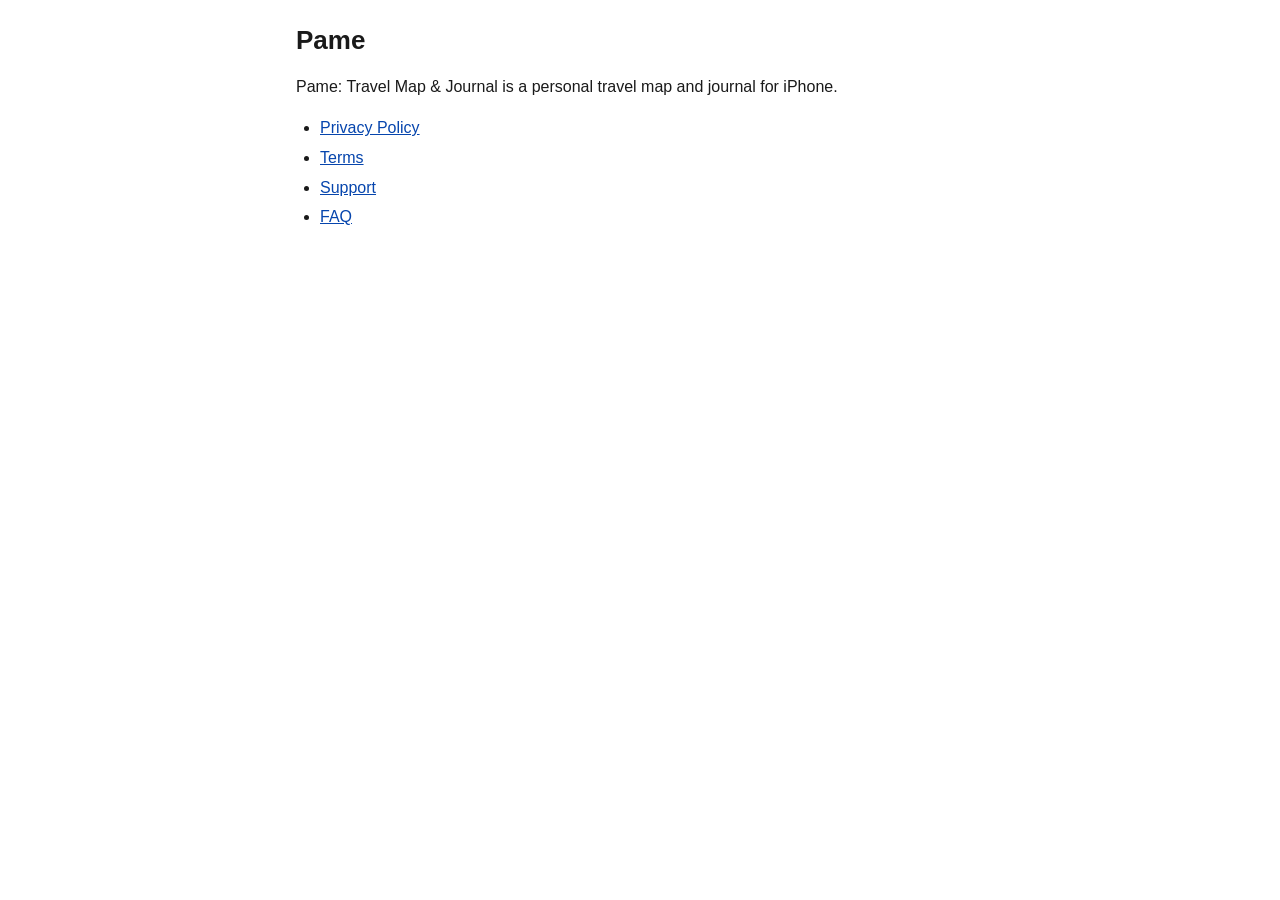
<file: index.html>
<!doctype html>
<html lang="en">
<head>
<meta charset="utf-8">
<meta name="viewport" content="width=device-width, initial-scale=1">
<meta http-equiv="Content-Security-Policy" content="default-src 'none'; style-src 'self'; img-src 'self' data:; base-uri 'none'; form-action 'none'">
<title>Pame</title>
<link rel="icon" href="data:,">
<link rel="stylesheet" href="assets/site.css">
</head>
<body>
<div class="page">
<a class="skip-link" href="#main">Skip to content</a>
<main id="main" tabindex="-1">
<h1>Pame</h1>

<p>Pame: Travel Map &amp; Journal is a personal travel map and journal for iPhone.</p>

<ul>
<li><a href="privacy/">Privacy Policy</a></li>
<li><a href="terms/">Terms</a></li>
<li><a href="support/">Support</a></li>
<li><a href="faq/">FAQ</a></li>
</ul>
</main>
</div>
</body>
</html>
</file>
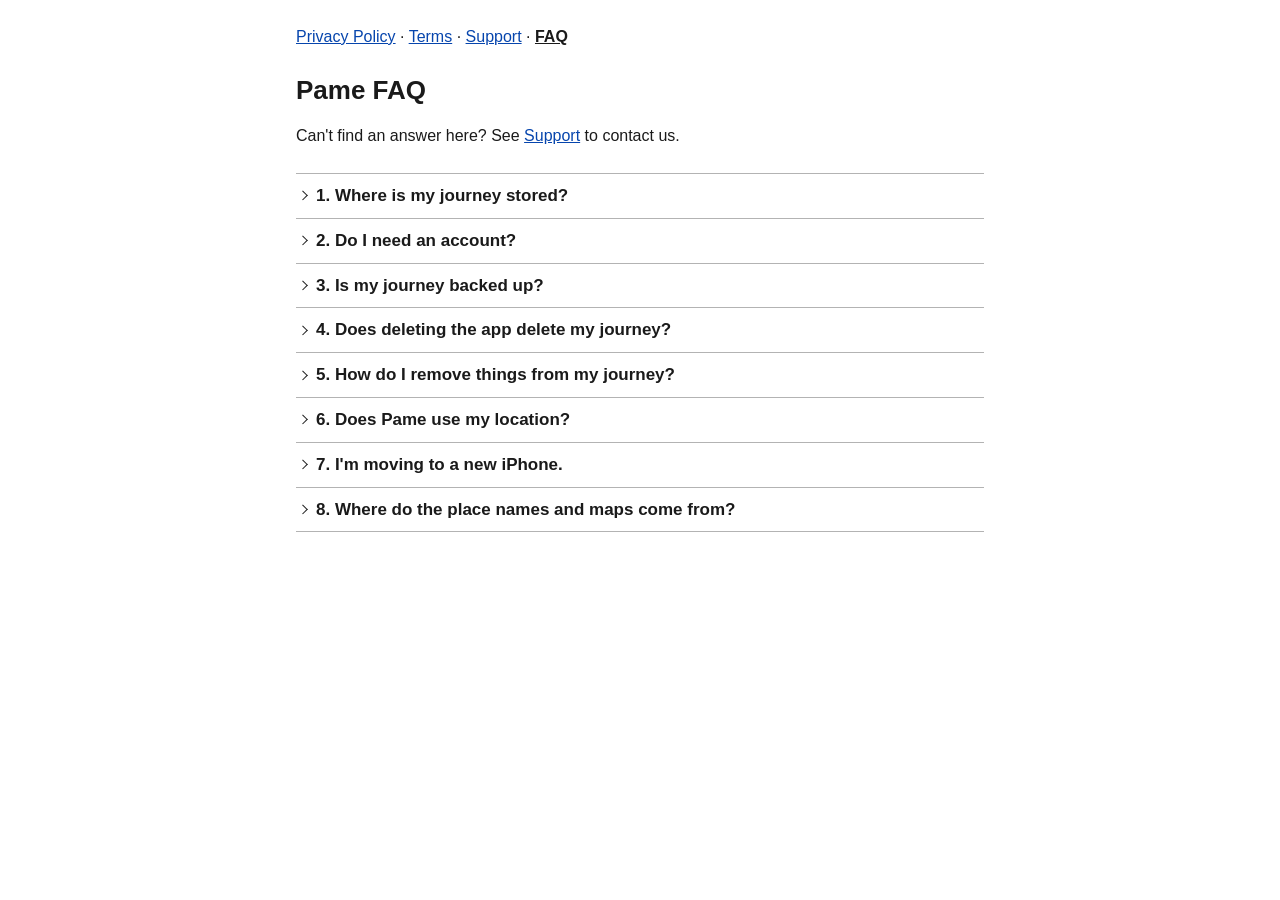
<file: faq/index.html>
<!doctype html>
<html lang="en">
<head>
<meta charset="utf-8">
<meta name="viewport" content="width=device-width, initial-scale=1">
<meta http-equiv="Content-Security-Policy" content="default-src 'none'; style-src 'self'; img-src 'self' data:; base-uri 'none'; form-action 'none'">
<title>Pame FAQ</title>
<link rel="icon" href="data:,">
<link rel="stylesheet" href="../assets/site.css">
</head>
<body>
<div class="page">
<a class="skip-link" href="#main">Skip to content</a>
<nav class="site-nav" aria-label="Main">
<a href="../privacy/">Privacy Policy</a>
<span aria-hidden="true">·</span>
<a href="../terms/">Terms</a>
<span aria-hidden="true">·</span>
<a href="../support/">Support</a>
<span aria-hidden="true">·</span>
<a href="../faq/" aria-current="page">FAQ</a>
</nav>
<main id="main" tabindex="-1">

<h1>Pame FAQ</h1>

<p>Can't find an answer here? See <a href="../support/">Support</a> to contact us.</p>

<div class="faq">
<details id="where-is-my-journey-stored">
<summary>1. Where is my journey stored?</summary>
<div class="answer">
<p>Only on your iPhone. Your places, country marks, visits, notes and “Lived here” periods are saved in the app's storage on your device, and the map and journal work offline. Pame has no server, so we don't receive your journey and can't see it.</p>
</div>
</details>

<details id="do-i-need-an-account">
<summary>2. Do I need an account?</summary>
<div class="answer">
<p>No. Pame has no accounts. You can mark countries, save places and keep your journal without signing in to anything.</p>
</div>
</details>

<details id="is-my-journey-backed-up">
<summary>3. Is my journey backed up?</summary>
<div class="answer">
<p>Pame doesn't make its own backups. If your iPhone is backed up with iCloud Backup or to a computer, that backup can include Pame's data. These backups are provided by Apple and managed by you in your iPhone's settings, not by us, and we can't access them.</p>
</div>
</details>

<details id="does-deleting-the-app-delete-my-journey">
<summary>4. Does deleting the app delete my journey?</summary>
<div class="answer">
<p>Yes. Deleting the app removes your journey from that iPhone, and it can't be undone. We don't have a copy, so we can't recover it. If something isn't working, please <a href="../support/">contact us</a> before deleting the app.</p>
</div>
</details>

<details id="how-do-i-remove-things-from-my-journey">
<summary>5. How do I remove things from my journey?</summary>
<div class="answer">
<p>Open a place and choose Remove from map, or open one of its visits or “Lived here” periods to delete it. Country marks can be changed to Unmarked from the country's sheet.</p>
</div>
</details>

<details id="does-pame-use-my-location">
<summary>6. Does Pame use my location?</summary>
<div class="answer">
<p>Only when you tap Show my location. Pame then asks for permission (the first time) and uses your location once, to centre the map on where you are. Your location isn't saved or backed up, and it isn't sent to us. It never marks a country or adds a place. The coordinates of places you save come from the app's built-in place list. You can change location access at any time in the iPhone's Settings.</p>
</div>
</details>

<details id="i-m-moving-to-a-new-iphone">
<summary>7. I'm moving to a new iPhone.</summary>
<div class="answer">
<p>Please <a href="../support/">contact us</a> before changing or erasing anything on your old iPhone, and we'll help where we can.</p>
</div>
</details>

<details id="where-do-the-place-names-and-maps-come-from">
<summary>8. Where do the place names and maps come from?</summary>
<div class="answer">
<p>Place names and locations are based on data from GeoNames (CC BY 4.0), as shown in the app under Settings → About Pame → Acknowledgements &amp; Licenses. Country shapes and boundary lines are based on Natural Earth (public domain). The map is built into the app; Pame doesn't download map tiles.</p>
</div>
</details>
</div>
</main>
</div>
</body>
</html>
</file>
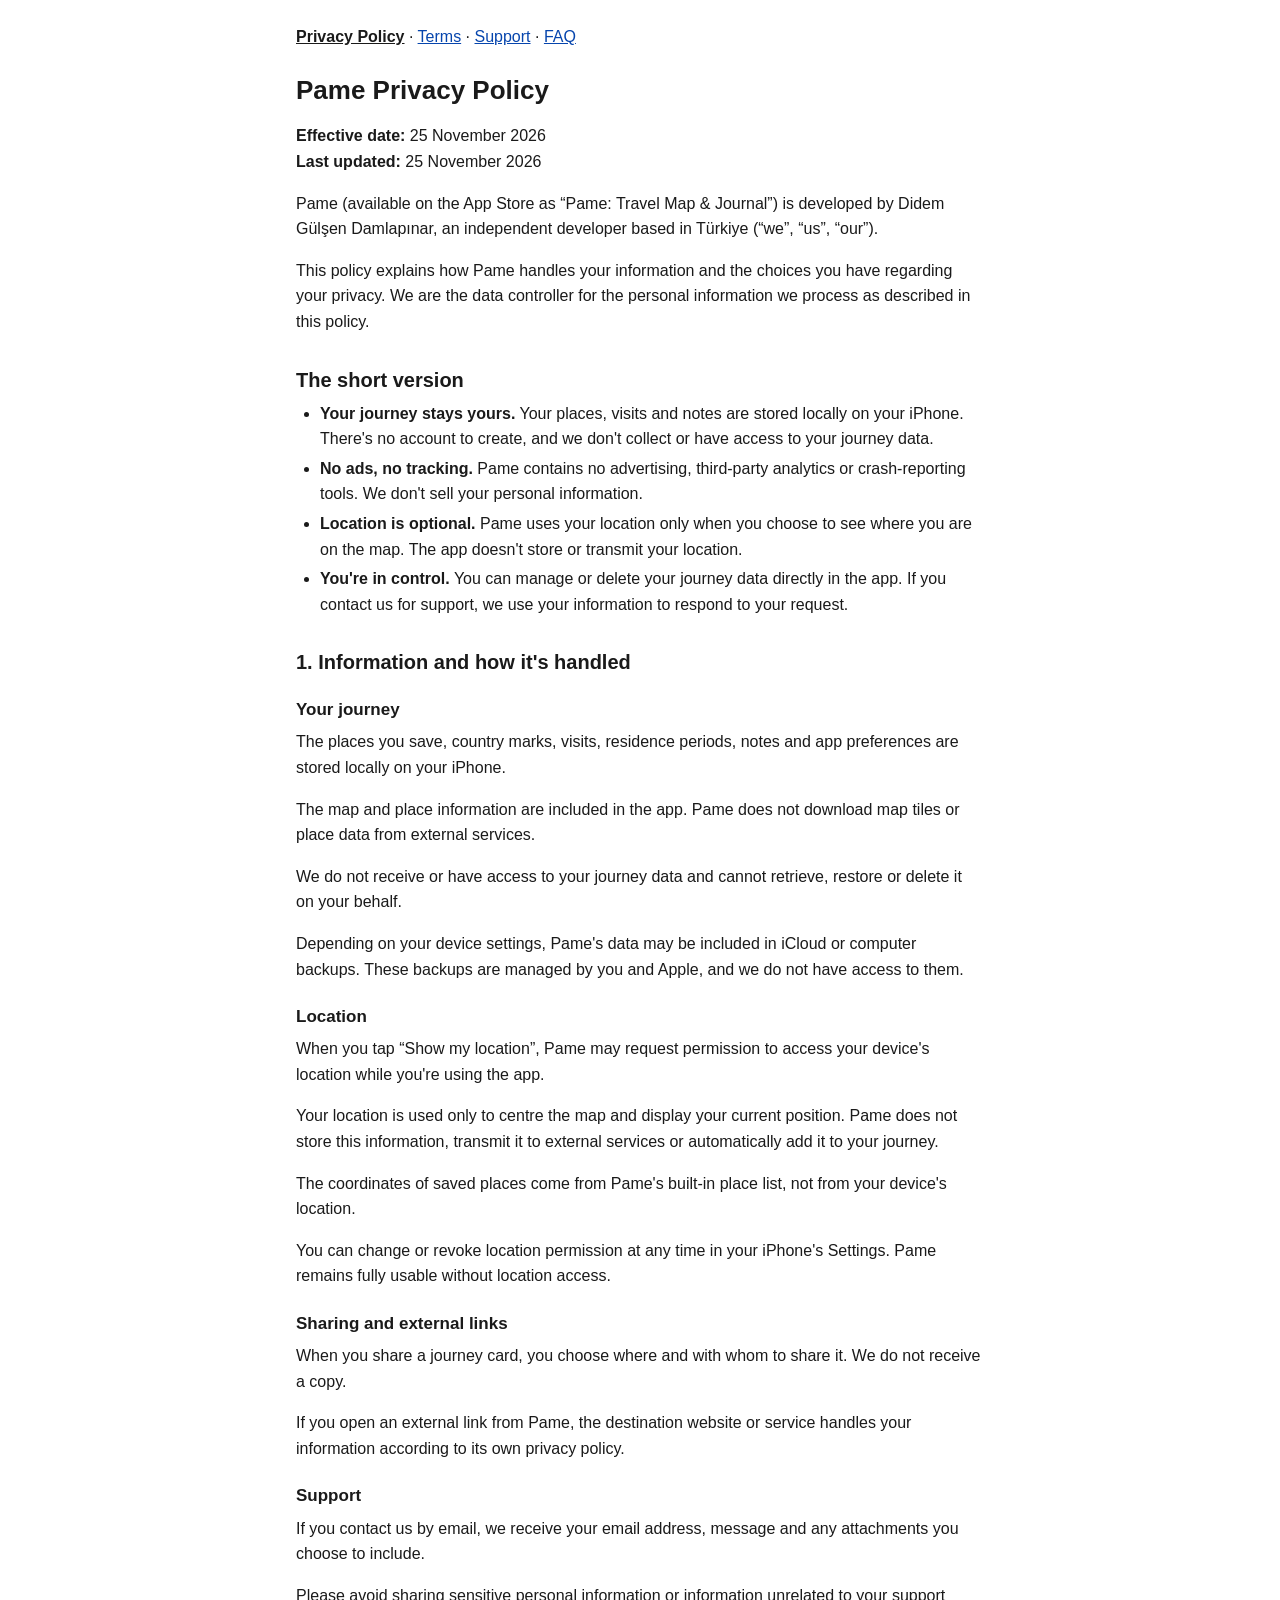
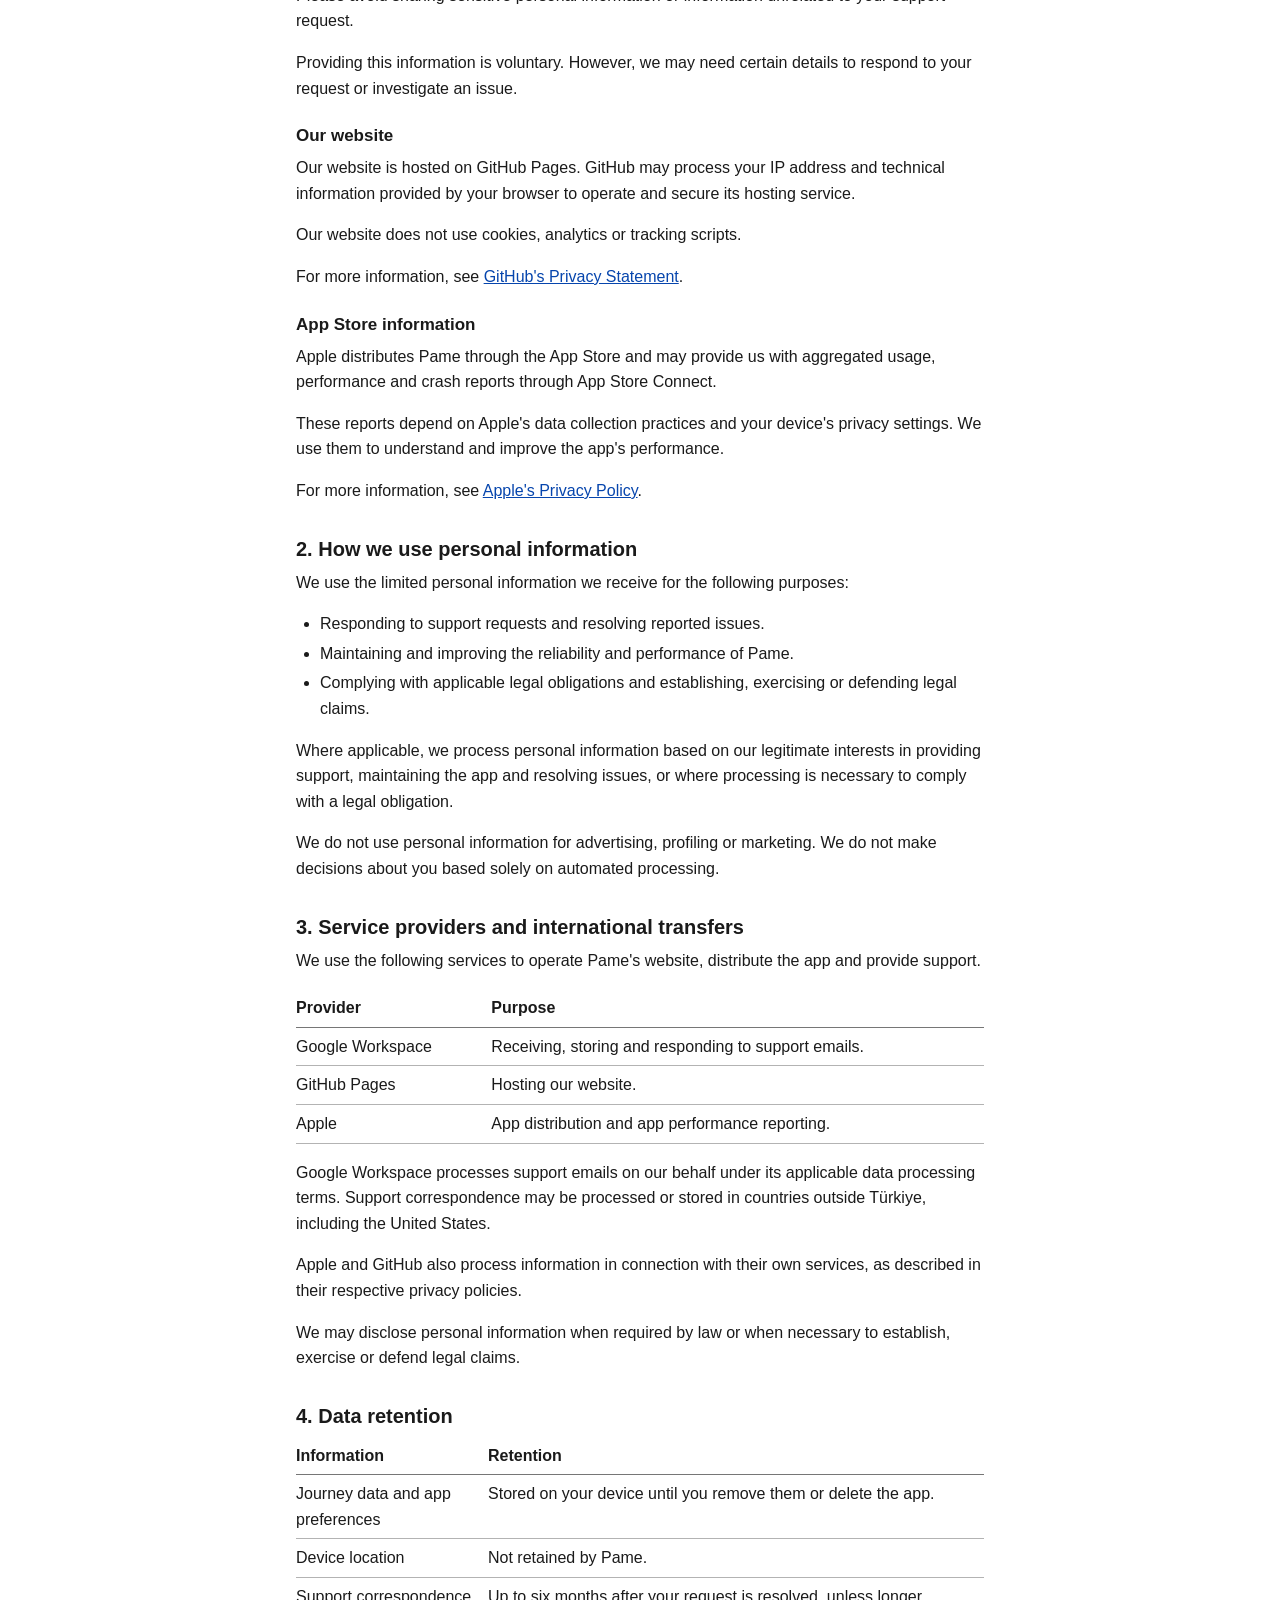
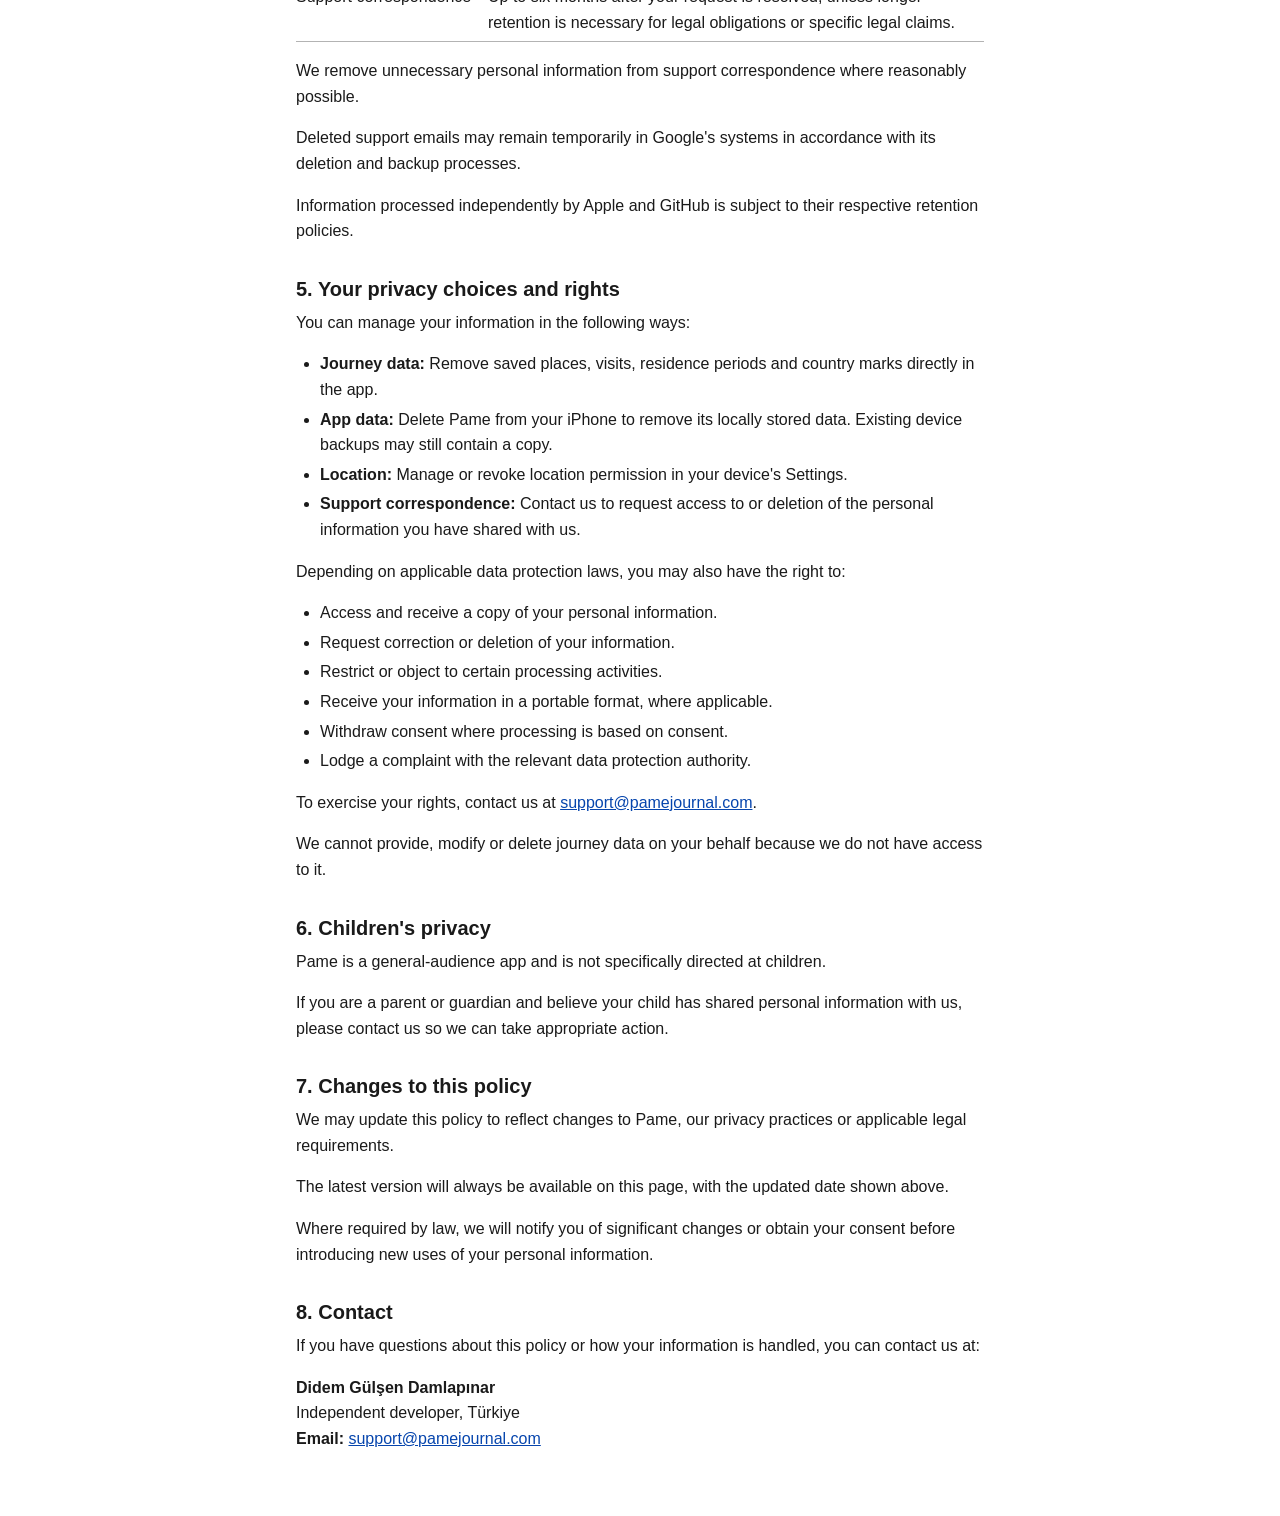
<file: privacy/index.html>
<!doctype html>
<html lang="en">
<head>
<meta charset="utf-8">
<meta name="viewport" content="width=device-width, initial-scale=1">
<meta http-equiv="Content-Security-Policy" content="default-src 'none'; style-src 'self'; img-src 'self' data:; base-uri 'none'; form-action 'none'">
<title>Pame Privacy Policy</title>
<link rel="icon" href="data:,">
<link rel="stylesheet" href="../assets/site.css">
</head>
<body>
<div class="page">
<a class="skip-link" href="#main">Skip to content</a>
<nav class="site-nav" aria-label="Main">
<a href="../privacy/" aria-current="page">Privacy Policy</a>
<span aria-hidden="true">·</span>
<a href="../terms/">Terms</a>
<span aria-hidden="true">·</span>
<a href="../support/">Support</a>
<span aria-hidden="true">·</span>
<a href="../faq/">FAQ</a>
</nav>
<main id="main" tabindex="-1">

<h1>Pame Privacy Policy</h1>

<p><strong>Effective date:</strong> 25 November 2026<br>
<strong>Last updated:</strong> 25 November 2026</p>

<p>Pame (available on the App Store as “Pame: Travel Map &amp; Journal”) is developed by Didem Gülşen Damlapınar, an independent developer based in Türkiye (“we”, “us”, “our”).</p>

<p>This policy explains how Pame handles your information and the choices you have regarding your privacy. We are the data controller for the personal information we process as described in this policy.</p>

<h2 id="the-short-version">The short version</h2>

<ul>
<li><strong>Your journey stays yours.</strong> Your places, visits and notes are stored locally on your iPhone. There's no account to create, and we don't collect or have access to your journey data.</li>
<li><strong>No ads, no tracking.</strong> Pame contains no advertising, third-party analytics or crash-reporting tools. We don't sell your personal information.</li>
<li><strong>Location is optional.</strong> Pame uses your location only when you choose to see where you are on the map. The app doesn't store or transmit your location.</li>
<li><strong>You're in control.</strong> You can manage or delete your journey data directly in the app. If you contact us for support, we use your information to respond to your request.</li>
</ul>

<h2 id="1-information-and-how-it-s-handled">1. Information and how it's handled</h2>

<h3 id="your-journey">Your journey</h3>

<p>The places you save, country marks, visits, residence periods, notes and app preferences are stored locally on your iPhone.</p>

<p>The map and place information are included in the app. Pame does not download map tiles or place data from external services.</p>

<p>We do not receive or have access to your journey data and cannot retrieve, restore or delete it on your behalf.</p>

<p>Depending on your device settings, Pame's data may be included in iCloud or computer backups. These backups are managed by you and Apple, and we do not have access to them.</p>

<h3 id="location">Location</h3>

<p>When you tap “Show my location”, Pame may request permission to access your device's location while you're using the app.</p>

<p>Your location is used only to centre the map and display your current position. Pame does not store this information, transmit it to external services or automatically add it to your journey.</p>

<p>The coordinates of saved places come from Pame's built-in place list, not from your device's location.</p>

<p>You can change or revoke location permission at any time in your iPhone's Settings. Pame remains fully usable without location access.</p>

<h3 id="sharing-and-external-links">Sharing and external links</h3>

<p>When you share a journey card, you choose where and with whom to share it. We do not receive a copy.</p>

<p>If you open an external link from Pame, the destination website or service handles your information according to its own privacy policy.</p>

<h3 id="support">Support</h3>

<p>If you contact us by email, we receive your email address, message and any attachments you choose to include.</p>

<p>Please avoid sharing sensitive personal information or information unrelated to your support request.</p>

<p>Providing this information is voluntary. However, we may need certain details to respond to your request or investigate an issue.</p>

<h3 id="our-website">Our website</h3>

<p>Our website is hosted on GitHub Pages. GitHub may process your IP address and technical information provided by your browser to operate and secure its hosting service.</p>

<p>Our website does not use cookies, analytics or tracking scripts.</p>

<p>For more information, see <a href="https://docs.github.com/en/site-policy/privacy-policies/github-general-privacy-statement">GitHub's Privacy Statement</a>.</p>

<h3 id="app-store-information">App Store information</h3>

<p>Apple distributes Pame through the App Store and may provide us with aggregated usage, performance and crash reports through App Store Connect.</p>

<p>These reports depend on Apple's data collection practices and your device's privacy settings. We use them to understand and improve the app's performance.</p>

<p>For more information, see <a href="https://www.apple.com/legal/privacy/">Apple's Privacy Policy</a>.</p>

<h2 id="2-how-we-use-personal-information">2. How we use personal information</h2>

<p>We use the limited personal information we receive for the following purposes:</p>

<ul>
<li>Responding to support requests and resolving reported issues.</li>
<li>Maintaining and improving the reliability and performance of Pame.</li>
<li>Complying with applicable legal obligations and establishing, exercising or defending legal claims.</li>
</ul>

<p>Where applicable, we process personal information based on our legitimate interests in providing support, maintaining the app and resolving issues, or where processing is necessary to comply with a legal obligation.</p>

<p>We do not use personal information for advertising, profiling or marketing. We do not make decisions about you based solely on automated processing.</p>

<h2 id="3-service-providers-and-international-transfers">3. Service providers and international transfers</h2>

<p>We use the following services to operate Pame's website, distribute the app and provide support.</p>

<div class="table-scroll" role="region" aria-labelledby="3-service-providers-and-international-transfers" tabindex="0">
<table>
<thead><tr><th scope="col">Provider</th><th scope="col">Purpose</th></tr></thead>
<tbody>
<tr><td>Google Workspace</td><td>Receiving, storing and responding to support emails.</td></tr>
<tr><td>GitHub Pages</td><td>Hosting our website.</td></tr>
<tr><td>Apple</td><td>App distribution and app performance reporting.</td></tr>
</tbody>
</table>
</div>

<p>Google Workspace processes support emails on our behalf under its applicable data processing terms. Support correspondence may be processed or stored in countries outside Türkiye, including the United States.</p>

<p>Apple and GitHub also process information in connection with their own services, as described in their respective privacy policies.</p>

<p>We may disclose personal information when required by law or when necessary to establish, exercise or defend legal claims.</p>

<h2 id="4-data-retention">4. Data retention</h2>

<div class="table-scroll" role="region" aria-labelledby="4-data-retention" tabindex="0">
<table>
<thead><tr><th scope="col">Information</th><th scope="col">Retention</th></tr></thead>
<tbody>
<tr><td>Journey data and app preferences</td><td>Stored on your device until you remove them or delete the app.</td></tr>
<tr><td>Device location</td><td>Not retained by Pame.</td></tr>
<tr><td>Support correspondence</td><td>Up to six months after your request is resolved, unless longer retention is necessary for legal obligations or specific legal claims.</td></tr>
</tbody>
</table>
</div>

<p>We remove unnecessary personal information from support correspondence where reasonably possible.</p>

<p>Deleted support emails may remain temporarily in Google's systems in accordance with its deletion and backup processes.</p>

<p>Information processed independently by Apple and GitHub is subject to their respective retention policies.</p>

<h2 id="5-your-privacy-choices-and-rights">5. Your privacy choices and rights</h2>

<p>You can manage your information in the following ways:</p>

<ul>
<li><strong>Journey data:</strong> Remove saved places, visits, residence periods and country marks directly in the app.</li>
<li><strong>App data:</strong> Delete Pame from your iPhone to remove its locally stored data. Existing device backups may still contain a copy.</li>
<li><strong>Location:</strong> Manage or revoke location permission in your device's Settings.</li>
<li><strong>Support correspondence:</strong> Contact us to request access to or deletion of the personal information you have shared with us.</li>
</ul>

<p>Depending on applicable data protection laws, you may also have the right to:</p>

<ul>
<li>Access and receive a copy of your personal information.</li>
<li>Request correction or deletion of your information.</li>
<li>Restrict or object to certain processing activities.</li>
<li>Receive your information in a portable format, where applicable.</li>
<li>Withdraw consent where processing is based on consent.</li>
<li>Lodge a complaint with the relevant data protection authority.</li>
</ul>

<p>To exercise your rights, contact us at <a href="mailto:support@pamejournal.com">support@pamejournal.com</a>.</p>

<p>We cannot provide, modify or delete journey data on your behalf because we do not have access to it.</p>

<h2 id="6-children-s-privacy">6. Children's privacy</h2>

<p>Pame is a general-audience app and is not specifically directed at children.</p>

<p>If you are a parent or guardian and believe your child has shared personal information with us, please contact us so we can take appropriate action.</p>

<h2 id="7-changes-to-this-policy">7. Changes to this policy</h2>

<p>We may update this policy to reflect changes to Pame, our privacy practices or applicable legal requirements.</p>

<p>The latest version will always be available on this page, with the updated date shown above.</p>

<p>Where required by law, we will notify you of significant changes or obtain your consent before introducing new uses of your personal information.</p>

<h2 id="8-contact">8. Contact</h2>

<p>If you have questions about this policy or how your information is handled, you can contact us at:</p>

<p><strong>Didem Gülşen Damlapınar</strong><br>
Independent developer, Türkiye<br>
<strong>Email:</strong> <a href="mailto:support@pamejournal.com">support@pamejournal.com</a></p>
</main>
</div>
</body>
</html>
</file>
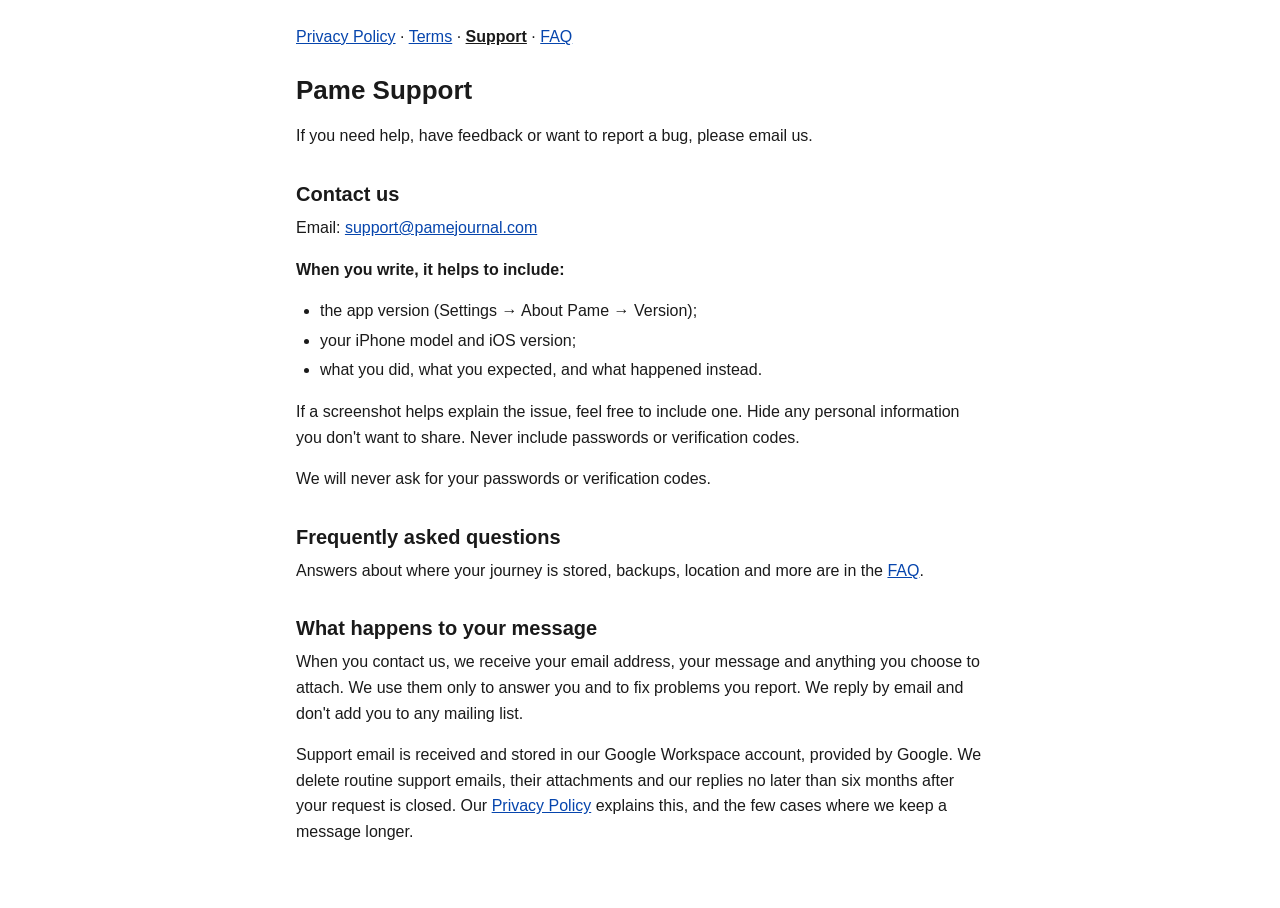
<file: support/index.html>
<!doctype html>
<html lang="en">
<head>
<meta charset="utf-8">
<meta name="viewport" content="width=device-width, initial-scale=1">
<meta http-equiv="Content-Security-Policy" content="default-src 'none'; style-src 'self'; img-src 'self' data:; base-uri 'none'; form-action 'none'">
<title>Pame Support</title>
<link rel="icon" href="data:,">
<link rel="stylesheet" href="../assets/site.css">
</head>
<body>
<div class="page">
<a class="skip-link" href="#main">Skip to content</a>
<nav class="site-nav" aria-label="Main">
<a href="../privacy/">Privacy Policy</a>
<span aria-hidden="true">·</span>
<a href="../terms/">Terms</a>
<span aria-hidden="true">·</span>
<a href="../support/" aria-current="page">Support</a>
<span aria-hidden="true">·</span>
<a href="../faq/">FAQ</a>
</nav>
<main id="main" tabindex="-1">

<h1>Pame Support</h1>

<p>If you need help, have feedback or want to report a bug, please email us.</p>

<h2 id="contact-us">Contact us</h2>

<p>Email: <a href="mailto:support@pamejournal.com">support@pamejournal.com</a></p>

<p><strong>When you write, it helps to include:</strong></p>

<ul>
<li>the app version (Settings → About Pame → Version);</li>
<li>your iPhone model and iOS version;</li>
<li>what you did, what you expected, and what happened instead.</li>
</ul>

<p>If a screenshot helps explain the issue, feel free to include one. Hide any personal information you don't want to share. Never include passwords or verification codes.</p>

<p>We will never ask for your passwords or verification codes.</p>

<h2 id="frequently-asked-questions">Frequently asked questions</h2>

<p>Answers about where your journey is stored, backups, location and more are in the <a href="../faq/">FAQ</a>.</p>

<h2 id="what-happens-to-your-message">What happens to your message</h2>

<p>When you contact us, we receive your email address, your message and anything you choose to attach. We use them only to answer you and to fix problems you report. We reply by email and don't add you to any mailing list.</p>

<p>Support email is received and stored in our Google Workspace account, provided by Google. We delete routine support emails, their attachments and our replies no later than six months after your request is closed. Our <a href="../privacy/">Privacy Policy</a> explains this, and the few cases where we keep a message longer.</p>
</main>
</div>
</body>
</html>
</file>
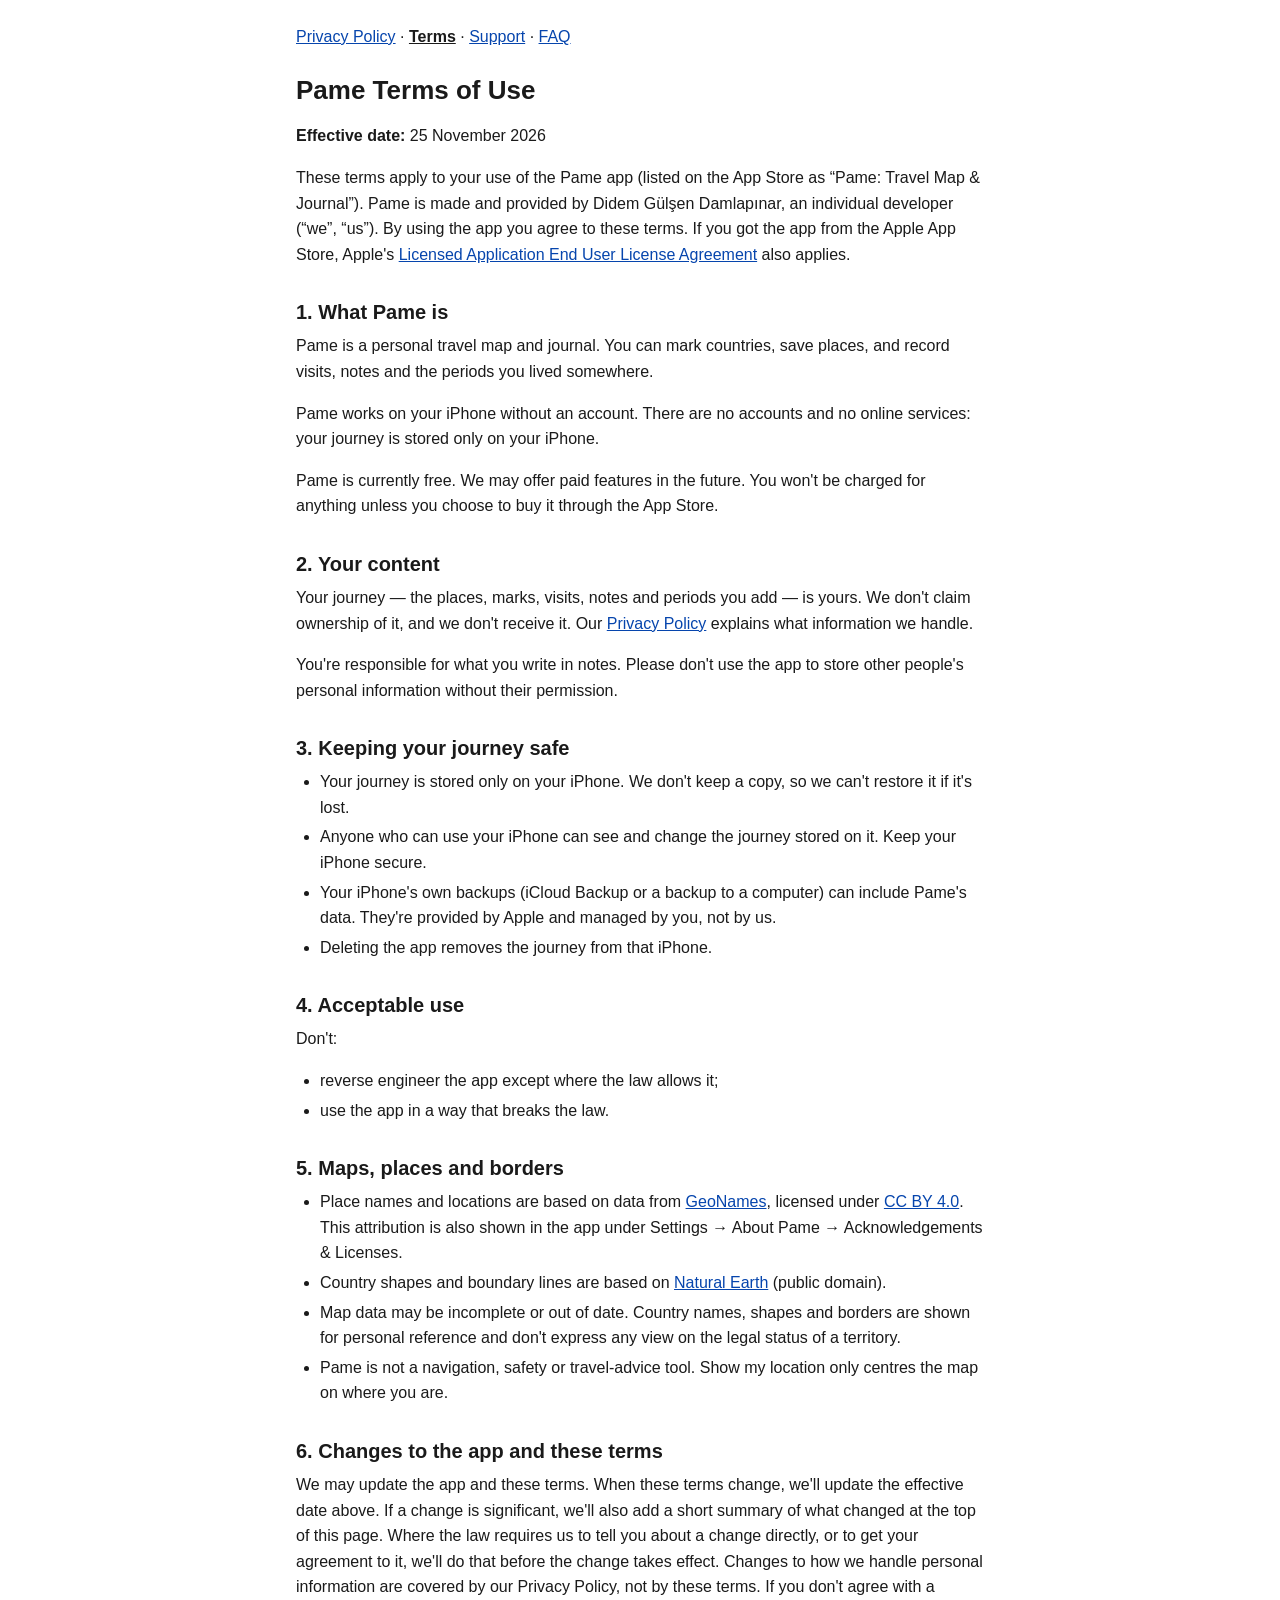
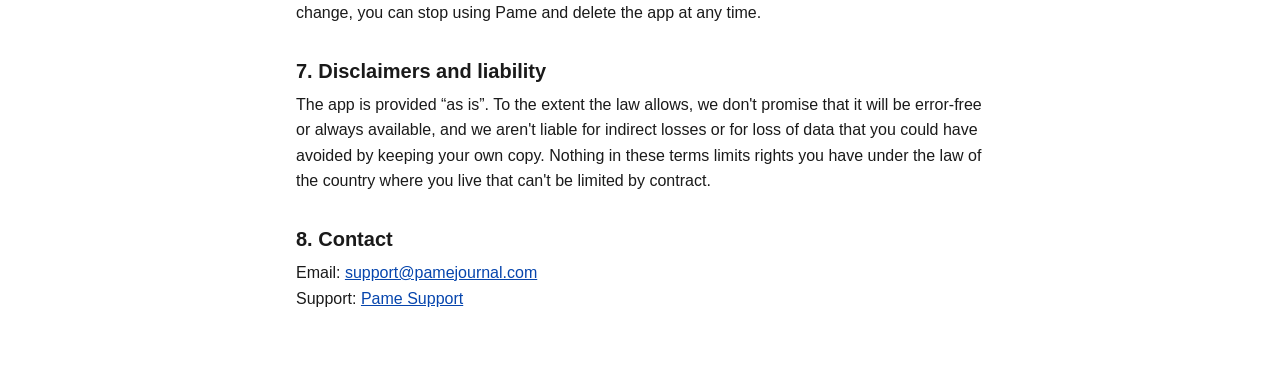
<file: terms/index.html>
<!doctype html>
<html lang="en">
<head>
<meta charset="utf-8">
<meta name="viewport" content="width=device-width, initial-scale=1">
<meta http-equiv="Content-Security-Policy" content="default-src 'none'; style-src 'self'; img-src 'self' data:; base-uri 'none'; form-action 'none'">
<title>Pame Terms of Use</title>
<link rel="icon" href="data:,">
<link rel="stylesheet" href="../assets/site.css">
</head>
<body>
<div class="page">
<a class="skip-link" href="#main">Skip to content</a>
<nav class="site-nav" aria-label="Main">
<a href="../privacy/">Privacy Policy</a>
<span aria-hidden="true">·</span>
<a href="../terms/" aria-current="page">Terms</a>
<span aria-hidden="true">·</span>
<a href="../support/">Support</a>
<span aria-hidden="true">·</span>
<a href="../faq/">FAQ</a>
</nav>
<main id="main" tabindex="-1">

<h1>Pame Terms of Use</h1>

<p><strong>Effective date:</strong> 25 November 2026</p>

<p>These terms apply to your use of the Pame app (listed on the App Store as “Pame: Travel Map &amp; Journal”). Pame is made and provided by Didem Gülşen Damlapınar, an individual developer (“we”, “us”). By using the app you agree to these terms. If you got the app from the Apple App Store, Apple's <a href="https://www.apple.com/legal/internet-services/itunes/dev/stdeula/">Licensed Application End User License Agreement</a> also applies.</p>

<h2 id="1-what-pame-is">1. What Pame is</h2>

<p>Pame is a personal travel map and journal. You can mark countries, save places, and record visits, notes and the periods you lived somewhere.</p>

<p>Pame works on your iPhone without an account. There are no accounts and no online services: your journey is stored only on your iPhone.</p>

<p>Pame is currently free. We may offer paid features in the future. You won't be charged for anything unless you choose to buy it through the App Store.</p>

<h2 id="2-your-content">2. Your content</h2>

<p>Your journey — the places, marks, visits, notes and periods you add — is yours. We don't claim ownership of it, and we don't receive it. Our <a href="../privacy/">Privacy Policy</a> explains what information we handle.</p>

<p>You're responsible for what you write in notes. Please don't use the app to store other people's personal information without their permission.</p>

<h2 id="3-keeping-your-journey-safe">3. Keeping your journey safe</h2>

<ul>
<li>Your journey is stored only on your iPhone. We don't keep a copy, so we can't restore it if it's lost.</li>
<li>Anyone who can use your iPhone can see and change the journey stored on it. Keep your iPhone secure.</li>
<li>Your iPhone's own backups (iCloud Backup or a backup to a computer) can include Pame's data. They're provided by Apple and managed by you, not by us.</li>
<li>Deleting the app removes the journey from that iPhone.</li>
</ul>

<h2 id="4-acceptable-use">4. Acceptable use</h2>

<p>Don't:</p>

<ul>
<li>reverse engineer the app except where the law allows it;</li>
<li>use the app in a way that breaks the law.</li>
</ul>

<h2 id="5-maps-places-and-borders">5. Maps, places and borders</h2>

<ul>
<li>Place names and locations are based on data from <a href="https://www.geonames.org">GeoNames</a>, licensed under <a href="https://creativecommons.org/licenses/by/4.0/">CC BY 4.0</a>. This attribution is also shown in the app under Settings → About Pame → Acknowledgements &amp; Licenses.</li>
<li>Country shapes and boundary lines are based on <a href="https://www.naturalearthdata.com">Natural Earth</a> (public domain).</li>
<li>Map data may be incomplete or out of date. Country names, shapes and borders are shown for personal reference and don't express any view on the legal status of a territory.</li>
<li>Pame is not a navigation, safety or travel-advice tool. Show my location only centres the map on where you are.</li>
</ul>

<h2 id="6-changes-to-the-app-and-these-terms">6. Changes to the app and these terms</h2>

<p>We may update the app and these terms. When these terms change, we'll update the effective date above. If a change is significant, we'll also add a short summary of what changed at the top of this page. Where the law requires us to tell you about a change directly, or to get your agreement to it, we'll do that before the change takes effect. Changes to how we handle personal information are covered by our Privacy Policy, not by these terms. If you don't agree with a change, you can stop using Pame and delete the app at any time.</p>

<h2 id="7-disclaimers-and-liability">7. Disclaimers and liability</h2>

<p>The app is provided “as is”. To the extent the law allows, we don't promise that it will be error-free or always available, and we aren't liable for indirect losses or for loss of data that you could have avoided by keeping your own copy. Nothing in these terms limits rights you have under the law of the country where you live that can't be limited by contract.</p>

<h2 id="8-contact">8. Contact</h2>

<p>Email: <a href="mailto:support@pamejournal.com">support@pamejournal.com</a><br>
Support: <a href="../support/">Pame Support</a></p>
</main>
</div>
</body>
</html>
</file>
<file: assets/site.css>
/* Pame — legal and support pages. Plain document style: system font, one column, no colours
   beyond text, links and thin separators. Follows the device's light or dark appearance; prints
   white with dark text. Sizes are in rem so browser zoom and text-size settings scale everything. */

:root {
  color-scheme: light dark;
  --bg: #ffffff;
  --text: #1a1a1a;
  --link: #0645ad;
  --link-visited: #5a2a8c;
  --focus: #1a1a1a;
  --rule: #b3b3b3;
  --rule-strong: #767676;
}

@media (prefers-color-scheme: dark) {
  :root {
    --bg: #161616;
    --text: #e6e6e6;
    --link: #8ab4f8;
    --link-visited: #c58af9;
    --focus: #e6e6e6;
    --rule: #555555;
    --rule-strong: #8a8a8a;
  }
}

*,
*::before,
*::after {
  box-sizing: border-box;
}

html {
  -webkit-text-size-adjust: 100%;
  text-size-adjust: 100%;
}

body {
  margin: 0;
  background: var(--bg);
  color: var(--text);
  font-family: -apple-system, BlinkMacSystemFont, "Segoe UI", Roboto, "Helvetica Neue", Arial, sans-serif;
  font-size: 1rem;
  font-weight: 400;
  line-height: 1.6;
  overflow-wrap: break-word;
}

.page {
  max-width: 45rem;
  margin: 0 auto;
  padding: 1.5rem 1rem 3rem;
}

a {
  color: var(--link);
  text-decoration: underline;
}

a:visited {
  color: var(--link-visited);
}

:focus-visible {
  outline: 2px solid var(--focus);
  outline-offset: 2px;
}

main:focus {
  outline: none;
}

.skip-link {
  position: absolute;
  left: -100vw;
}

.skip-link:focus {
  position: static;
  display: inline-block;
  margin-bottom: 0.5rem;
}

/* Navigation: Privacy Policy · Terms · Support · FAQ */

.site-nav {
  margin: 0 0 1.5rem;
}

.site-nav a[aria-current="page"] {
  color: inherit;
  font-weight: 600;
}

/* Draft note */

.draft-note {
  margin: 0 0 1.5rem;
}

/* Text */

h1,
h2,
h3 {
  font-weight: 600;
  line-height: 1.3;
}

h1 {
  font-size: 1.625rem;
  margin: 0 0 1rem;
}

h2 {
  font-size: 1.25rem;
  margin: 2rem 0 0.5rem;
}

h3 {
  font-size: 1.0625rem;
  margin: 1.5rem 0 0.5rem;
}

p,
ul {
  margin: 0 0 1rem;
}

ul {
  padding-left: 1.5rem;
}

li {
  margin: 0.25rem 0;
}

li > ul {
  margin: 0.25rem 0 0;
}

hr {
  border: 0;
  border-top: 1px solid var(--rule);
  margin: 2rem 0;
}

/* Tables: ordinary document tables. The wrapper only scrolls if a table can't fit (for example at
   high zoom); otherwise columns wrap to the text width. */

.table-scroll {
  overflow-x: auto;
  margin: 0 0 1rem;
}

table {
  width: 100%;
  border-collapse: collapse;
}

th,
td {
  text-align: left;
  vertical-align: top;
  padding: 0.375rem 0.75rem 0.375rem 0;
  border-bottom: 1px solid var(--rule);
}

th:last-child,
td:last-child {
  padding-right: 0;
}

thead th {
  font-weight: 600;
  border-bottom-color: var(--rule-strong);
}

/* FAQ: native <details>/<summary>; the whole summary row is the click target. The browser's
   triangle is hidden and replaced by a thin CSS chevron drawn in currentColor. */

.faq {
  margin: 1.5rem 0 0;
  border-top: 1px solid var(--rule);
}

.faq details {
  border-bottom: 1px solid var(--rule);
}

.faq summary {
  display: block; /* no list-item, so no native ::marker */
  list-style: none;
  position: relative;
  cursor: pointer;
  /* Fixed 1.25rem column for the chevron; every line of the question starts after it. */
  padding: 0.625rem 0 0.625rem 1.25rem;
  font-weight: 600;
  font-size: 1.0625rem;
  line-height: 1.4;
}

.faq summary::-webkit-details-marker {
  display: none; /* Safari */
}

.faq summary::marker {
  content: "";
}

/* Chevron: two borders of a small square, rotated. Its box is centred on the first line
   (padding-top + half of the 1.4 line height), so wrapped questions keep it on line one. */
.faq summary::before {
  content: "";
  position: absolute;
  left: 0.3rem;
  top: calc(0.625rem + 0.7em - 0.2em);
  width: 0.4em;
  height: 0.4em;
  border-right: 1.5px solid currentColor;
  border-bottom: 1.5px solid currentColor;
  transform: translateX(-0.1em) rotate(-45deg); /* points right */
}

.faq details[open] > summary::before {
  transform: translateY(-0.1em) rotate(45deg); /* points down */
}

.faq .answer {
  padding: 0 0 0.5rem 1.25rem;
}

/* Print: always white with dark text, regardless of the screen theme. */

@media print {
  :root {
    color-scheme: light;
    --bg: #ffffff;
    --text: #000000;
    --link: #000000;
    --link-visited: #000000;
    --rule: #bbbbbb;
    --rule-strong: #666666;
  }

  .site-nav,
  .skip-link {
    display: none;
  }
}
</file>
